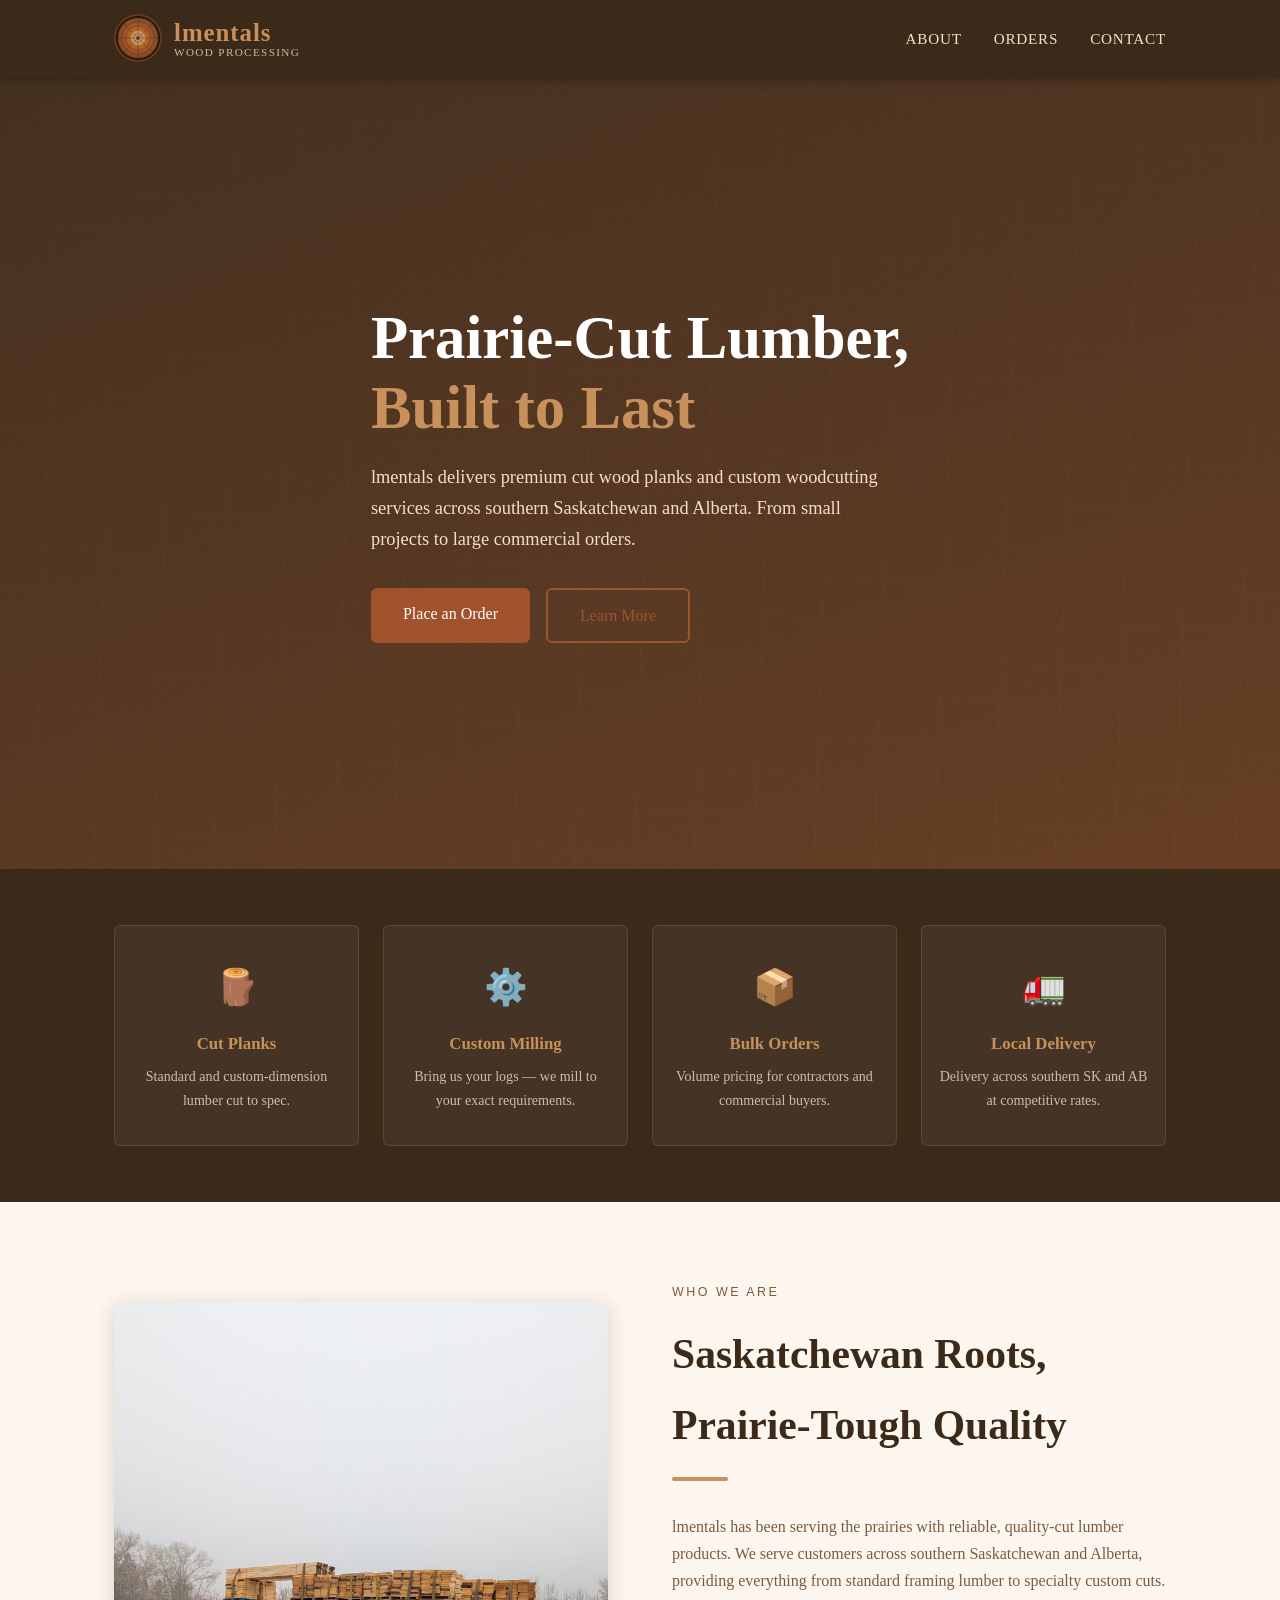
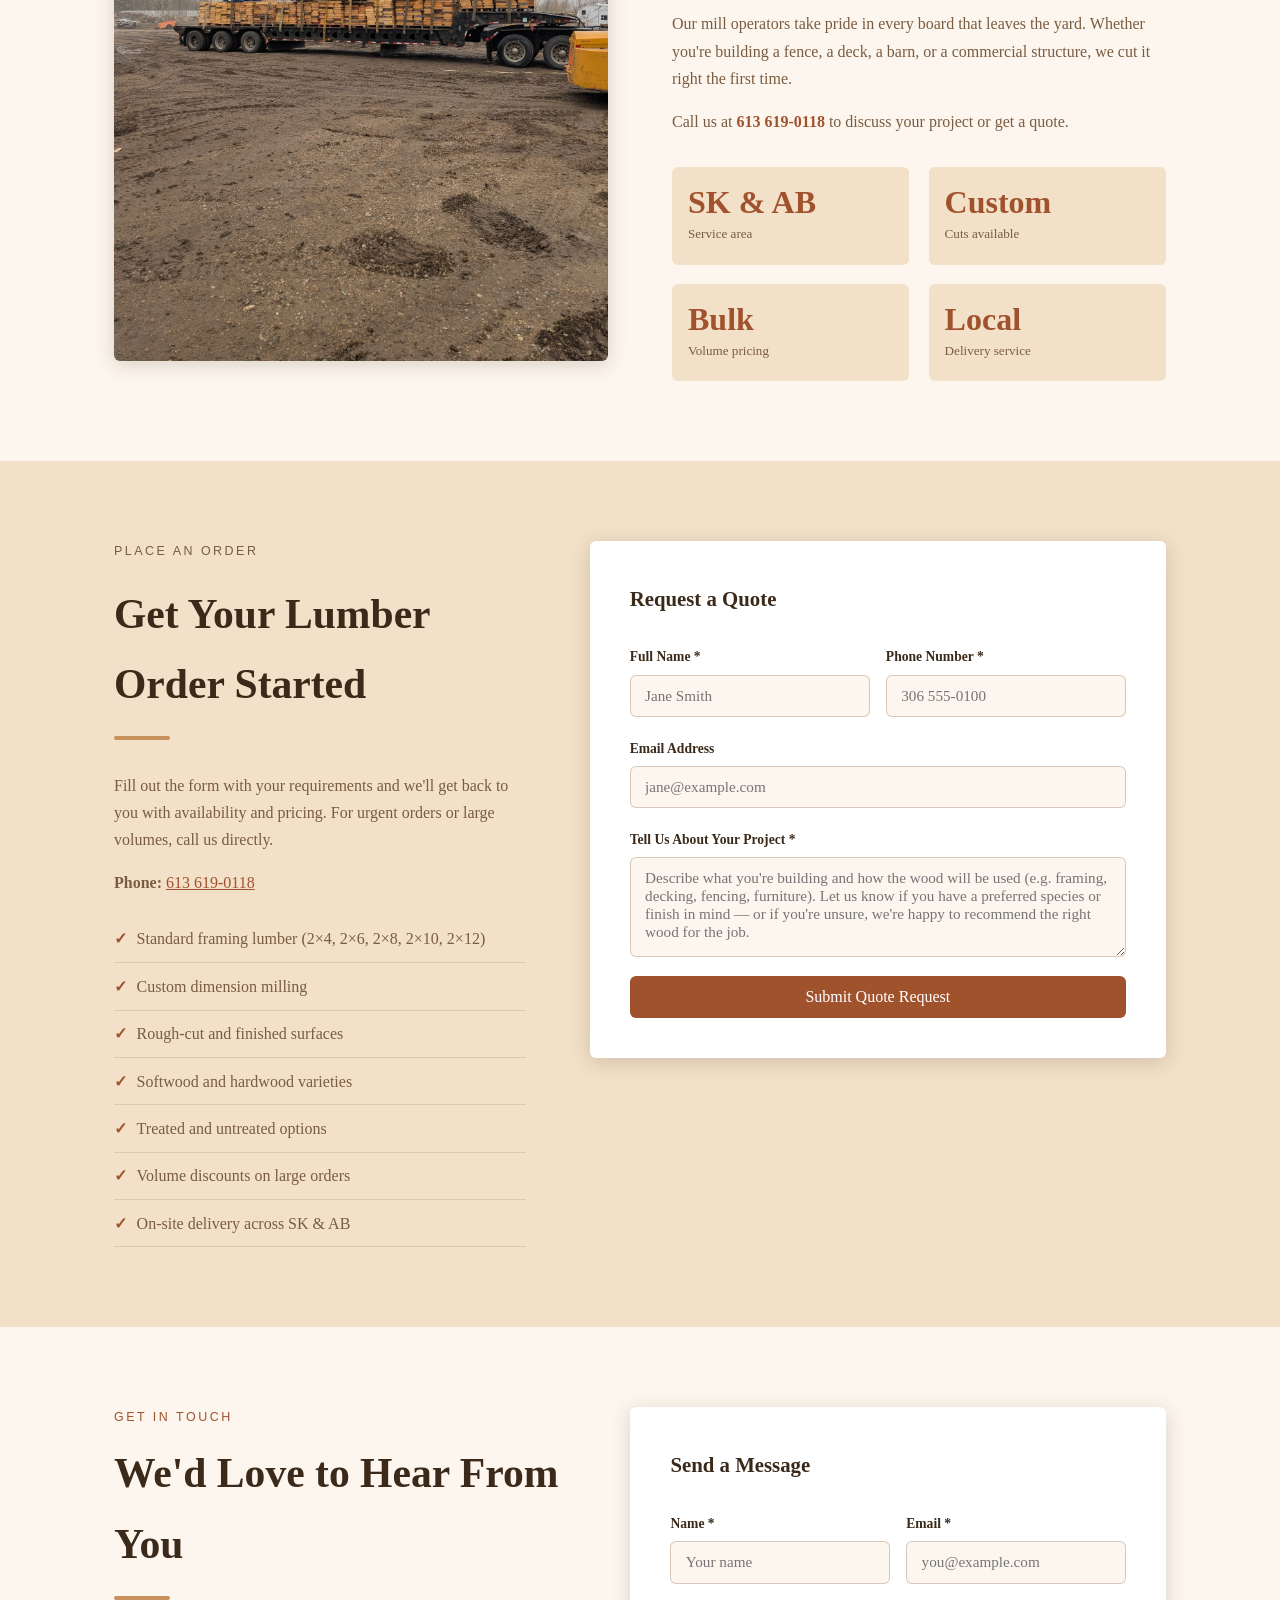
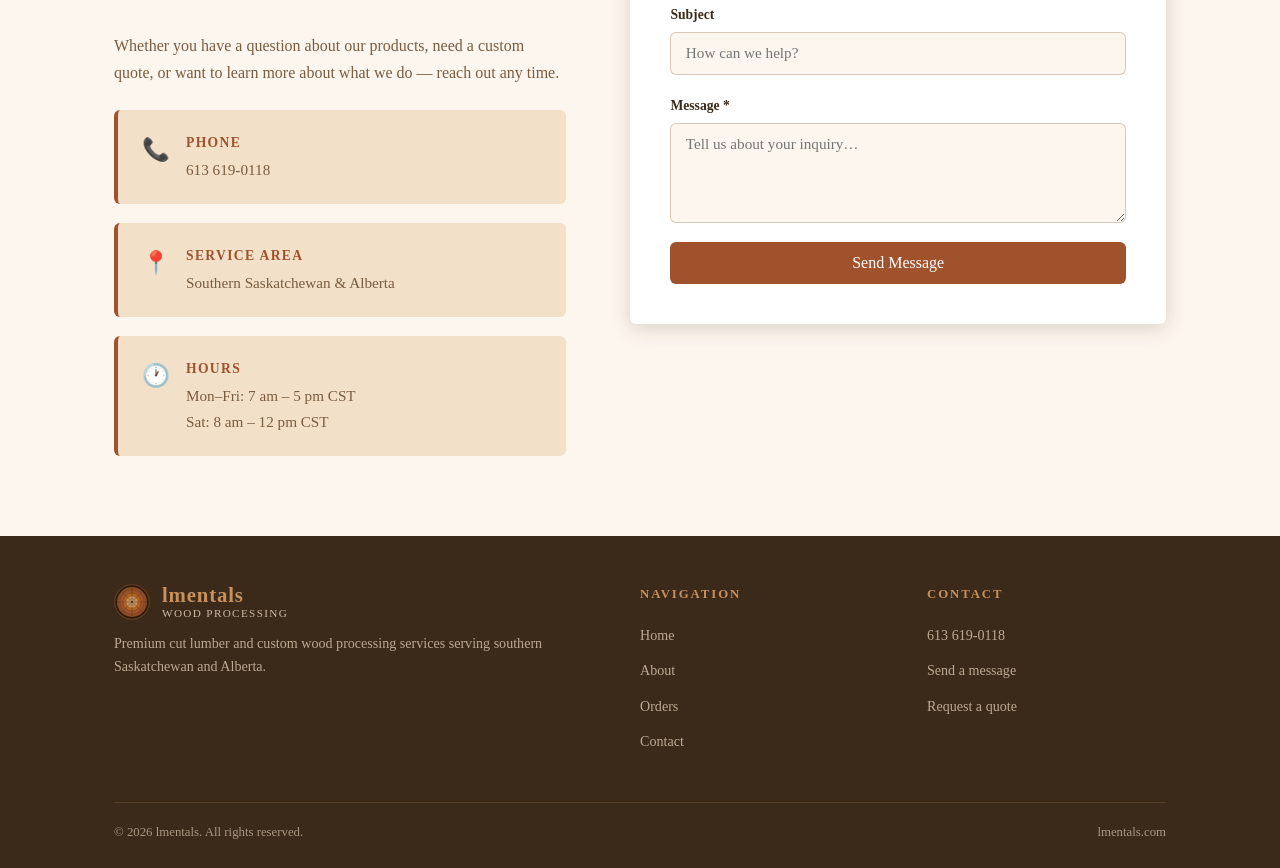
<file: index.html>
<!DOCTYPE html>
<html lang="en">
<head>
  <meta charset="UTF-8">
  <meta name="viewport" content="width=device-width, initial-scale=1.0">
  <title>lmentals — Custom Wood Processing | Saskatchewan &amp; Alberta</title>
  <meta name="description" content="lmentals provides premium cut wood planks and custom woodcutting services across southern Saskatchewan and Alberta.">
  <link rel="stylesheet" href="style.css">
</head>
<body>

<!-- ══════════════════ HEADER / NAV ══════════════════ -->
<header>
  <nav>
    <a class="nav-logo" href="#hero">
      <!-- Logo: log end-grain / annual rings -->
      <svg width="48" height="48" viewBox="0 0 48 48" fill="none" xmlns="http://www.w3.org/2000/svg" aria-hidden="true">
        <!-- Bark outer ring -->
        <circle cx="24" cy="24" r="23" fill="#2b1a0e"/>
        <circle cx="24" cy="24" r="23" stroke="#6b3f1f" stroke-width="1.5" fill="none"/>
        <!-- Sapwood -->
        <circle cx="24" cy="24" r="20" fill="#8b4c25"/>
        <!-- Annual growth rings -->
        <circle cx="24" cy="24" r="16" fill="#a0522d"/>
        <circle cx="24" cy="24" r="12" fill="#b5621f"/>
        <circle cx="24" cy="24" r="8"  fill="#c8905a"/>
        <circle cx="24" cy="24" r="4"  fill="#d4a574"/>
        <!-- Heartwood centre -->
        <circle cx="24" cy="24" r="1.8" fill="#6b3f1f"/>
        <!-- Radial grain lines (medullary rays) -->
        <g stroke="#2b1a0e" stroke-width="0.8" opacity="0.45">
          <line x1="24" y1="1" x2="24" y2="47"/>
          <line x1="1"  y1="24" x2="47" y2="24"/>
          <line x1="7.5"  y1="7.5"  x2="40.5" y2="40.5"/>
          <line x1="40.5" y1="7.5"  x2="7.5"  y2="40.5"/>
        </g>
        <!-- Ring separators redrawn on top of grain lines for clarity -->
        <circle cx="24" cy="24" r="16" stroke="#6b3f1f" stroke-width="0.6" fill="none"/>
        <circle cx="24" cy="24" r="12" stroke="#6b3f1f" stroke-width="0.6" fill="none"/>
        <circle cx="24" cy="24" r="8"  stroke="#7a4e2a" stroke-width="0.5" fill="none"/>
        <circle cx="24" cy="24" r="4"  stroke="#7a4e2a" stroke-width="0.5" fill="none"/>
      </svg>
      <span class="logo-text">
        <span class="wordmark">lmentals</span>
        <span class="tagline">Wood Processing</span>
      </span>
    </a>

    <ul class="nav-links" id="navLinks">
      <li><a href="#about">About</a></li>
      <li><a href="#orders">Orders</a></li>
      <li><a href="#contact">Contact</a></li>
    </ul>

    <div class="hamburger" id="hamburger" aria-label="Toggle menu" role="button" tabindex="0">
      <span></span><span></span><span></span>
    </div>
  </nav>
</header>


<!-- ══════════════════ HERO ══════════════════ -->
<section id="hero">
  <div class="container">
    <div class="hero-content">
      <h1>Prairie-Cut Lumber,<br><em>Built to Last</em></h1>
      <p>lmentals delivers premium cut wood planks and custom woodcutting services across southern Saskatchewan and Alberta. From small projects to large commercial orders.</p>
      <div class="hero-btns">
        <a href="#orders" class="btn btn-primary">Place an Order</a>
        <a href="#about"  class="btn btn-secondary">Learn More</a>
      </div>
    </div>
  </div>
</section>


<!-- ══════════════════ SERVICES STRIP ══════════════════ -->
<section id="services">
  <div class="container">
    <div class="services-grid">
      <div class="service-card">
        <div class="icon">🪵</div>
        <h3>Cut Planks</h3>
        <p>Standard and custom-dimension lumber cut to spec.</p>
      </div>
      <div class="service-card">
        <div class="icon">⚙️</div>
        <h3>Custom Milling</h3>
        <p>Bring us your logs — we mill to your exact requirements.</p>
      </div>
      <div class="service-card">
        <div class="icon">📦</div>
        <h3>Bulk Orders</h3>
        <p>Volume pricing for contractors and commercial buyers.</p>
      </div>
      <div class="service-card">
        <div class="icon">🚛</div>
        <h3>Local Delivery</h3>
        <p>Delivery across southern SK and AB at competitive rates.</p>
      </div>
    </div>
  </div>
</section>


<!-- ══════════════════ ABOUT ══════════════════ -->
<section id="about">
  <div class="container">
    <div class="about-grid">

      <!-- Decorative illustration placeholder -->
      <div class="about-visual">
        <img src="woodtruck.jpg" alt="lmentals wood delivery truck loaded with lumber" style="width:100%;height:100%;object-fit:cover;display:block;">
      </div>

      <div class="about-text">
        <p class="section-label">Who We Are</p>
        <h2 class="section-title">Saskatchewan Roots,<br>Prairie-Tough Quality</h2>
        <div class="divider"></div>
        <p>lmentals has been serving the prairies with reliable, quality-cut lumber products. 
          We serve customers across southern Saskatchewan and Alberta, providing everything from standard framing lumber to specialty custom cuts.</p>
        <p>Our mill operators take pride in every board that leaves the yard. Whether you're building a fence, a deck, a barn, or a commercial structure, we cut it right the first time.</p>
        <p>Call us at <strong><a href="tel:6136190118" style="color:var(--cedar);text-decoration:none;">613 619-0118</a></strong> to discuss your project or get a quote.</p>

        <div class="stats">
          <div class="stat">
            <div class="stat-num">SK &amp; AB</div>
            <div class="stat-lbl">Service area</div>
          </div>
          <div class="stat">
            <div class="stat-num">Custom</div>
            <div class="stat-lbl">Cuts available</div>
          </div>
          <div class="stat">
            <div class="stat-num">Bulk</div>
            <div class="stat-lbl">Volume pricing</div>
          </div>
          <div class="stat">
            <div class="stat-num">Local</div>
            <div class="stat-lbl">Delivery service</div>
          </div>
        </div>
      </div>

    </div>
  </div>
</section>


<!-- ══════════════════ ORDERS ══════════════════ -->
<section id="orders">
  <div class="container">
    <div class="orders-layout">

      <div class="order-info">
        <p class="section-label">Place an Order</p>
        <h2 class="section-title">Get Your Lumber Order Started</h2>
        <div class="divider"></div>
        <p>Fill out the form with your requirements and we'll get back to you with availability and pricing. For urgent orders or large volumes, call us directly.</p>
        <p><strong>Phone:</strong> <a href="tel:6136190118" style="color:var(--cedar);">613 619-0118</a></p>

        <ul>
          <li>Standard framing lumber (2×4, 2×6, 2×8, 2×10, 2×12)</li>
          <li>Custom dimension milling</li>
          <li>Rough-cut and finished surfaces</li>
          <li>Softwood and hardwood varieties</li>
          <li>Treated and untreated options</li>
          <li>Volume discounts on large orders</li>
          <li>On-site delivery across SK &amp; AB</li>
        </ul>
      </div>

      <div class="order-form">
        <h3>Request a Quote</h3>
        <form id="orderForm" novalidate>
          <div class="form-row">
            <div class="field">
              <label for="o-name">Full Name *</label>
              <input type="text" id="o-name" name="name" placeholder="Jane Smith" required>
            </div>
            <div class="field">
              <label for="o-phone">Phone Number *</label>
              <input type="tel" id="o-phone" name="phone" placeholder="306 555-0100" required>
            </div>
          </div>
          <div class="field">
            <label for="o-email">Email Address</label>
            <input type="email" id="o-email" name="email" placeholder="jane@example.com">
          </div>
          <div class="field">
            <label for="o-details">Tell Us About Your Project *</label>
            <textarea id="o-details" name="details" placeholder="Describe what you're building and how the wood will be used (e.g. framing, decking, fencing, furniture). Let us know if you have a preferred species or finish in mind — or if you're unsure, we're happy to recommend the right wood for the job." required></textarea>
          </div>
          <button type="submit" class="btn btn-primary" style="width:100%;">Submit Quote Request</button>
          <p id="orderMsg" style="margin-top:.8rem;font-size:.88rem;color:var(--cedar);display:none;"></p>
        </form>
      </div>

    </div>
  </div>
</section>


<!-- ══════════════════ CONTACT ══════════════════ -->
<section id="contact">
  <div class="container">
    <div class="contact-grid">

      <div>
        <p class="section-label">Get in Touch</p>
        <h2 class="section-title">We'd Love to Hear From You</h2>
        <div class="divider"></div>
        <p style="color:var(--muted);margin-bottom:1.5rem;">Whether you have a question about our products, need a custom quote, or want to learn more about what we do — reach out any time.</p>

        <div class="contact-cards">
          <div class="contact-card">
            <div class="icon">📞</div>
            <div>
              <h4>Phone</h4>
              <p><a href="tel:6136190118">613 619-0118</a></p>
            </div>
          </div>
          <div class="contact-card">
            <div class="icon">📍</div>
            <div>
              <h4>Service Area</h4>
              <p>Southern Saskatchewan &amp; Alberta</p>
            </div>
          </div>
          <div class="contact-card">
            <div class="icon">🕐</div>
            <div>
              <h4>Hours</h4>
              <p>Mon–Fri: 7 am – 5 pm CST<br>Sat: 8 am – 12 pm CST</p>
            </div>
          </div>
        </div>
      </div>

      <div class="contact-form">
        <h3>Send a Message</h3>
        <form id="contactForm" novalidate>
          <div class="form-row">
            <div class="field">
              <label for="c-name">Name *</label>
              <input type="text" id="c-name" name="name" placeholder="Your name" required>
            </div>
            <div class="field">
              <label for="c-email">Email *</label>
              <input type="email" id="c-email" name="email" placeholder="you@example.com" required>
            </div>
          </div>
          <div class="field">
            <label for="c-subject">Subject</label>
            <input type="text" id="c-subject" name="subject" placeholder="How can we help?">
          </div>
          <div class="field">
            <label for="c-message">Message *</label>
            <textarea id="c-message" name="message" placeholder="Tell us about your inquiry…" required></textarea>
          </div>
          <button type="submit" class="btn btn-primary" style="width:100%;">Send Message</button>
          <p id="contactMsg" style="margin-top:.8rem;font-size:.88rem;color:var(--cedar);display:none;"></p>
        </form>
      </div>

    </div>
  </div>
</section>


<!-- ══════════════════ FOOTER ══════════════════ -->
<footer>
  <div class="container">
    <div class="footer-grid">
      <div class="footer-brand">
        <div class="nav-logo" style="margin-bottom:.6rem;">
          <svg width="36" height="36" viewBox="0 0 48 48" fill="none" xmlns="http://www.w3.org/2000/svg" aria-hidden="true">
            <circle cx="24" cy="24" r="23" fill="#2b1a0e"/>
            <circle cx="24" cy="24" r="23" stroke="#6b3f1f" stroke-width="1.5" fill="none"/>
            <circle cx="24" cy="24" r="20" fill="#8b4c25"/>
            <circle cx="24" cy="24" r="16" fill="#a0522d"/>
            <circle cx="24" cy="24" r="12" fill="#b5621f"/>
            <circle cx="24" cy="24" r="8"  fill="#c8905a"/>
            <circle cx="24" cy="24" r="4"  fill="#d4a574"/>
            <circle cx="24" cy="24" r="1.8" fill="#6b3f1f"/>
            <g stroke="#2b1a0e" stroke-width="0.8" opacity="0.45">
              <line x1="24" y1="1" x2="24" y2="47"/>
              <line x1="1"  y1="24" x2="47" y2="24"/>
              <line x1="7.5"  y1="7.5"  x2="40.5" y2="40.5"/>
              <line x1="40.5" y1="7.5"  x2="7.5"  y2="40.5"/>
            </g>
            <circle cx="24" cy="24" r="16" stroke="#6b3f1f" stroke-width="0.6" fill="none"/>
            <circle cx="24" cy="24" r="12" stroke="#6b3f1f" stroke-width="0.6" fill="none"/>
            <circle cx="24" cy="24" r="8"  stroke="#7a4e2a" stroke-width="0.5" fill="none"/>
            <circle cx="24" cy="24" r="4"  stroke="#7a4e2a" stroke-width="0.5" fill="none"/>
          </svg>
          <span class="logo-text">
            <span class="wordmark">lmentals</span>
            <span class="tagline">Wood Processing</span>
          </span>
        </div>
        <p>Premium cut lumber and custom wood processing services serving southern Saskatchewan and Alberta.</p>
      </div>

      <div class="footer-col">
        <h4>Navigation</h4>
        <ul>
          <li><a href="#hero">Home</a></li>
          <li><a href="#about">About</a></li>
          <li><a href="#orders">Orders</a></li>
          <li><a href="#contact">Contact</a></li>
        </ul>
      </div>

      <div class="footer-col">
        <h4>Contact</h4>
        <ul>
          <li><a href="tel:6136190118">613 619-0118</a></li>
          <li><a href="#contact">Send a message</a></li>
          <li><a href="#orders">Request a quote</a></li>
        </ul>
      </div>
    </div>

    <div class="footer-bottom">
      <p>&copy; <span id="year"></span> lmentals. All rights reserved.</p>
      <p>lmentals.com</p>
    </div>
  </div>
</footer>


<script>
  // Dynamic year
  document.getElementById('year').textContent = new Date().getFullYear();

  // Mobile nav toggle
  const hamburger = document.getElementById('hamburger');
  const navLinks   = document.getElementById('navLinks');
  hamburger.addEventListener('click', () => navLinks.classList.toggle('open'));
  hamburger.addEventListener('keydown', e => { if (e.key === 'Enter' || e.key === ' ') navLinks.classList.toggle('open'); });
  navLinks.querySelectorAll('a').forEach(a => a.addEventListener('click', () => navLinks.classList.remove('open')));

  // Simple form feedback (no backend wired up yet)
  function handleForm(formId, msgId, successText) {
    document.getElementById(formId).addEventListener('submit', function(e) {
      e.preventDefault();
      const required = this.querySelectorAll('[required]');
      let valid = true;
      required.forEach(el => { if (!el.value.trim()) { el.style.borderColor = '#c0392b'; valid = false; } else { el.style.borderColor = ''; } });
      const msg = document.getElementById(msgId);
      if (valid) {
        msg.textContent = successText;
        msg.style.display = 'block';
        this.reset();
      } else {
        msg.textContent = 'Please fill in all required fields.';
        msg.style.color = '#c0392b';
        msg.style.display = 'block';
      }
    });
  }

  handleForm('orderForm',   'orderMsg',   'Thanks! We\'ll be in touch with a quote shortly.');
  handleForm('contactForm', 'contactMsg', 'Message sent — we\'ll get back to you soon.');
</script>
</body>
</html>
</file>
<file: style.css>
/* ── Reset & base ─────────────────────────────── */
*, *::before, *::after { box-sizing: border-box; margin: 0; padding: 0; }

:root {
  --bark:    #3b2a1a;
  --walnut:  #6b3f1f;
  --cedar:   #a0522d;
  --grain:   #c8905a;
  --sawdust: #f2e0c8;
  --cream:   #fdf6ee;
  --white:   #ffffff;
  --text:    #2b1a0e;
  --muted:   #7a5c40;
  --radius:  6px;
  --shadow:  0 4px 20px rgba(59,42,26,.18);
}

html { scroll-behavior: smooth; }

body {
  font-family: 'Georgia', serif;
  background: var(--cream);
  color: var(--text);
  line-height: 1.7;
}

/* ── Utility ──────────────────────────────────── */
.container { max-width: 1100px; margin: 0 auto; padding: 0 1.5rem; }
.btn {
  display: inline-block;
  padding: .75rem 2rem;
  border-radius: var(--radius);
  font-size: 1rem;
  font-family: inherit;
  cursor: pointer;
  text-decoration: none;
  border: none;
  transition: filter .2s, transform .15s;
}
.btn:hover { filter: brightness(1.1); transform: translateY(-2px); }
.btn-primary   { background: var(--cedar); color: var(--white); }
.btn-secondary { background: transparent; color: var(--cedar); border: 2px solid var(--cedar); }

/* ── Header / Nav ─────────────────────────────── */
header {
  position: sticky;
  top: 0;
  z-index: 100;
  background: var(--bark);
  box-shadow: 0 2px 10px rgba(0,0,0,.35);
}

nav {
  display: flex;
  align-items: center;
  justify-content: space-between;
  padding: .9rem 1.5rem;
  max-width: 1100px;
  margin: 0 auto;
}

.nav-logo {
  display: flex;
  align-items: center;
  gap: .75rem;
  text-decoration: none;
  color: var(--sawdust);
}

.nav-logo svg { flex-shrink: 0; }

.logo-text {
  display: flex;
  flex-direction: column;
  line-height: 1.1;
}
.logo-text .wordmark {
  font-size: 1.55rem;
  font-weight: bold;
  letter-spacing: .04em;
  color: var(--grain);
}
.logo-text .tagline {
  font-size: .7rem;
  letter-spacing: .12em;
  text-transform: uppercase;
  color: var(--sawdust);
  opacity: .8;
}

.nav-links {
  list-style: none;
  display: flex;
  gap: 2rem;
}
.nav-links a {
  color: var(--sawdust);
  text-decoration: none;
  font-size: .95rem;
  letter-spacing: .05em;
  text-transform: uppercase;
  position: relative;
  padding-bottom: 2px;
}
.nav-links a::after {
  content: '';
  position: absolute;
  bottom: 0; left: 0;
  width: 0; height: 2px;
  background: var(--grain);
  transition: width .25s;
}
.nav-links a:hover::after { width: 100%; }

/* Hamburger (mobile) */
.hamburger { display: none; flex-direction: column; gap: 5px; cursor: pointer; }
.hamburger span { display: block; width: 26px; height: 2px; background: var(--sawdust); border-radius: 2px; transition: .3s; }

/* ── Hero ─────────────────────────────────────── */
#hero {
  position: relative;
  min-height: 88vh;
  display: flex;
  align-items: center;
  overflow: hidden;
  background:
    linear-gradient(160deg, rgba(59,42,26,.82) 0%, rgba(107,63,31,.55) 100%),
    repeating-linear-gradient(
      92deg,
      rgba(160,82,45,.15) 0px, rgba(160,82,45,.15) 2px,
      transparent 2px, transparent 60px
    ),
    repeating-linear-gradient(
      2deg,
      rgba(200,144,90,.08) 0px, rgba(200,144,90,.08) 1px,
      transparent 1px, transparent 40px
    );
  background-color: #5a3520;
}

/* Wood-grain texture overlay */
#hero::before {
  content: '';
  position: absolute;
  inset: 0;
  background: url("data:image/svg+xml,%3Csvg xmlns='http://www.w3.org/2000/svg' width='400' height='400'%3E%3Cfilter id='noise'%3E%3CfeTurbulence type='fractalNoise' baseFrequency='0.65' numOctaves='3' stitchTiles='stitch'/%3E%3CfeColorMatrix type='saturate' values='0'/%3E%3C/filter%3E%3Crect width='400' height='400' filter='url(%23noise)' opacity='0.06'/%3E%3C/svg%3E");
  pointer-events: none;
}

.hero-content {
  position: relative;
  z-index: 1;
  max-width: 680px;
}

.hero-content h1 {
  font-size: clamp(2.2rem, 5vw, 3.8rem);
  color: var(--white);
  line-height: 1.15;
  margin-bottom: 1.2rem;
}
.hero-content h1 em {
  font-style: normal;
  color: var(--grain);
}
.hero-content p {
  font-size: 1.15rem;
  color: var(--sawdust);
  margin-bottom: 2rem;
  max-width: 520px;
}
.hero-btns { display: flex; gap: 1rem; flex-wrap: wrap; }

/* ── Section shared ───────────────────────────── */
section { padding: 5rem 0; }
.section-label {
  font-size: .78rem;
  letter-spacing: .2em;
  text-transform: uppercase;
  color: var(--cedar);
  font-family: 'Arial', sans-serif;
  margin-bottom: .6rem;
}
.section-title {
  font-size: clamp(1.8rem, 3.5vw, 2.6rem);
  color: var(--bark);
  margin-bottom: 1rem;
}
.divider {
  width: 56px; height: 4px;
  background: var(--grain);
  border-radius: 2px;
  margin: 1rem 0 2rem;
}

/* ── Services strip ───────────────────────────── */
#services {
  background: var(--bark);
  padding: 3.5rem 0;
}

.services-grid {
  display: grid;
  grid-template-columns: repeat(auto-fit, minmax(200px, 1fr));
  gap: 1.5rem;
  text-align: center;
}

.service-card {
  padding: 2rem 1rem;
  background: rgba(255,255,255,.05);
  border: 1px solid rgba(200,144,90,.2);
  border-radius: var(--radius);
  color: var(--sawdust);
}
.service-card .icon { font-size: 2.2rem; margin-bottom: .8rem; }
.service-card h3 { font-size: 1.05rem; color: var(--grain); margin-bottom: .4rem; }
.service-card p  { font-size: .88rem; opacity: .8; }

/* ── About ────────────────────────────────────── */
#about { background: var(--cream); }

.about-grid {
  display: grid;
  grid-template-columns: 1fr 1fr;
  gap: 4rem;
  align-items: center;
}

.about-visual {
  border-radius: var(--radius);
  overflow: hidden;
  box-shadow: var(--shadow);
}

.about-visual svg { width: 80%; height: auto; }

.about-text p { color: var(--muted); margin-bottom: 1rem; }

.stats {
  display: grid;
  grid-template-columns: 1fr 1fr;
  gap: 1.2rem;
  margin-top: 2rem;
}
.stat { background: var(--sawdust); border-radius: var(--radius); padding: 1.2rem 1rem; }
.stat-num { font-size: 2rem; font-weight: bold; color: var(--cedar); line-height: 1; }
.stat-lbl { font-size: .82rem; color: var(--muted); margin-top: .3rem; }

/* ── Orders ───────────────────────────────────── */
#orders { background: var(--sawdust); }

.orders-layout {
  display: grid;
  grid-template-columns: 1fr 1.4fr;
  gap: 4rem;
  align-items: start;
}

.order-info p  { color: var(--muted); margin-bottom: 1rem; }
.order-info ul { list-style: none; margin-top: 1.2rem; }
.order-info ul li {
  padding: .6rem 0;
  border-bottom: 1px solid rgba(107,63,31,.15);
  color: var(--muted);
  display: flex;
  gap: .6rem;
}
.order-info ul li::before { content: '✓'; color: var(--cedar); font-weight: bold; flex-shrink: 0; }

/* Order form */
.order-form {
  background: var(--white);
  border-radius: var(--radius);
  padding: 2.5rem;
  box-shadow: var(--shadow);
}
.order-form h3 { font-size: 1.3rem; color: var(--bark); margin-bottom: 1.8rem; }

.form-row { display: grid; grid-template-columns: 1fr 1fr; gap: 1rem; }

.field { display: flex; flex-direction: column; gap: .4rem; margin-bottom: 1.2rem; }
.field label { font-size: .85rem; font-weight: bold; color: var(--bark); }
.field input,
.field select,
.field textarea {
  padding: .7rem .9rem;
  border: 1.5px solid rgba(107,63,31,.25);
  border-radius: var(--radius);
  font-family: inherit;
  font-size: .95rem;
  color: var(--text);
  background: var(--cream);
  transition: border-color .2s;
}
.field input:focus,
.field select:focus,
.field textarea:focus {
  outline: none;
  border-color: var(--cedar);
  background: var(--white);
}
.field textarea { resize: vertical; min-height: 100px; }

/* ── Contact ──────────────────────────────────── */
#contact { background: var(--cream); }

.contact-grid {
  display: grid;
  grid-template-columns: 1fr 1fr;
  gap: 4rem;
  align-items: start;
}

.contact-cards { display: flex; flex-direction: column; gap: 1.2rem; margin-top: 1.5rem; }
.contact-card {
  display: flex;
  gap: 1rem;
  align-items: flex-start;
  background: var(--sawdust);
  padding: 1.3rem 1.5rem;
  border-radius: var(--radius);
  border-left: 4px solid var(--cedar);
}
.contact-card .icon { font-size: 1.4rem; flex-shrink: 0; }
.contact-card h4 { font-size: .85rem; text-transform: uppercase; letter-spacing: .1em; color: var(--cedar); margin-bottom: .2rem; }
.contact-card p, .contact-card a { color: var(--muted); font-size: .95rem; text-decoration: none; }
.contact-card a:hover { color: var(--cedar); }

.contact-form {
  background: var(--white);
  border-radius: var(--radius);
  padding: 2.5rem;
  box-shadow: var(--shadow);
}
.contact-form h3 { font-size: 1.3rem; color: var(--bark); margin-bottom: 1.8rem; }

/* ── Footer ───────────────────────────────────── */
footer {
  background: var(--bark);
  color: var(--sawdust);
  padding: 3rem 0 1.5rem;
}

.footer-grid {
  display: grid;
  grid-template-columns: 2fr 1fr 1fr;
  gap: 3rem;
  margin-bottom: 2.5rem;
}

.footer-brand .logo-text .wordmark { color: var(--grain); font-size: 1.3rem; }
.footer-brand p { font-size: .88rem; color: rgba(242,224,200,.7); margin-top: .8rem; line-height: 1.6; }

.footer-col h4 {
  font-size: .8rem;
  letter-spacing: .15em;
  text-transform: uppercase;
  color: var(--grain);
  margin-bottom: 1rem;
}
.footer-col ul { list-style: none; }
.footer-col ul li { margin-bottom: .5rem; }
.footer-col ul li a { color: rgba(242,224,200,.7); text-decoration: none; font-size: .88rem; transition: color .2s; }
.footer-col ul li a:hover { color: var(--grain); }

.footer-bottom {
  border-top: 1px solid rgba(200,144,90,.2);
  padding-top: 1.2rem;
  display: flex;
  justify-content: space-between;
  align-items: center;
  flex-wrap: wrap;
  gap: .5rem;
}
.footer-bottom p { font-size: .8rem; opacity: .6; }

/* ── Responsive ───────────────────────────────── */
@media (max-width: 768px) {
  .about-grid,
  .orders-layout,
  .contact-grid { grid-template-columns: 1fr; gap: 2.5rem; }

  .footer-grid { grid-template-columns: 1fr 1fr; }
  .footer-brand { grid-column: 1 / -1; }

  .nav-links {
    display: none;
    position: absolute;
    top: 100%;
    left: 0; right: 0;
    background: var(--bark);
    flex-direction: column;
    padding: 1rem 1.5rem 1.5rem;
    gap: 1.2rem;
    box-shadow: 0 8px 20px rgba(0,0,0,.3);
  }
  .nav-links.open { display: flex; }
  .hamburger { display: flex; }

  .form-row { grid-template-columns: 1fr; }
}

@media (max-width: 480px) {
  .footer-grid { grid-template-columns: 1fr; }
  .hero-btns { flex-direction: column; }
}
</file>
